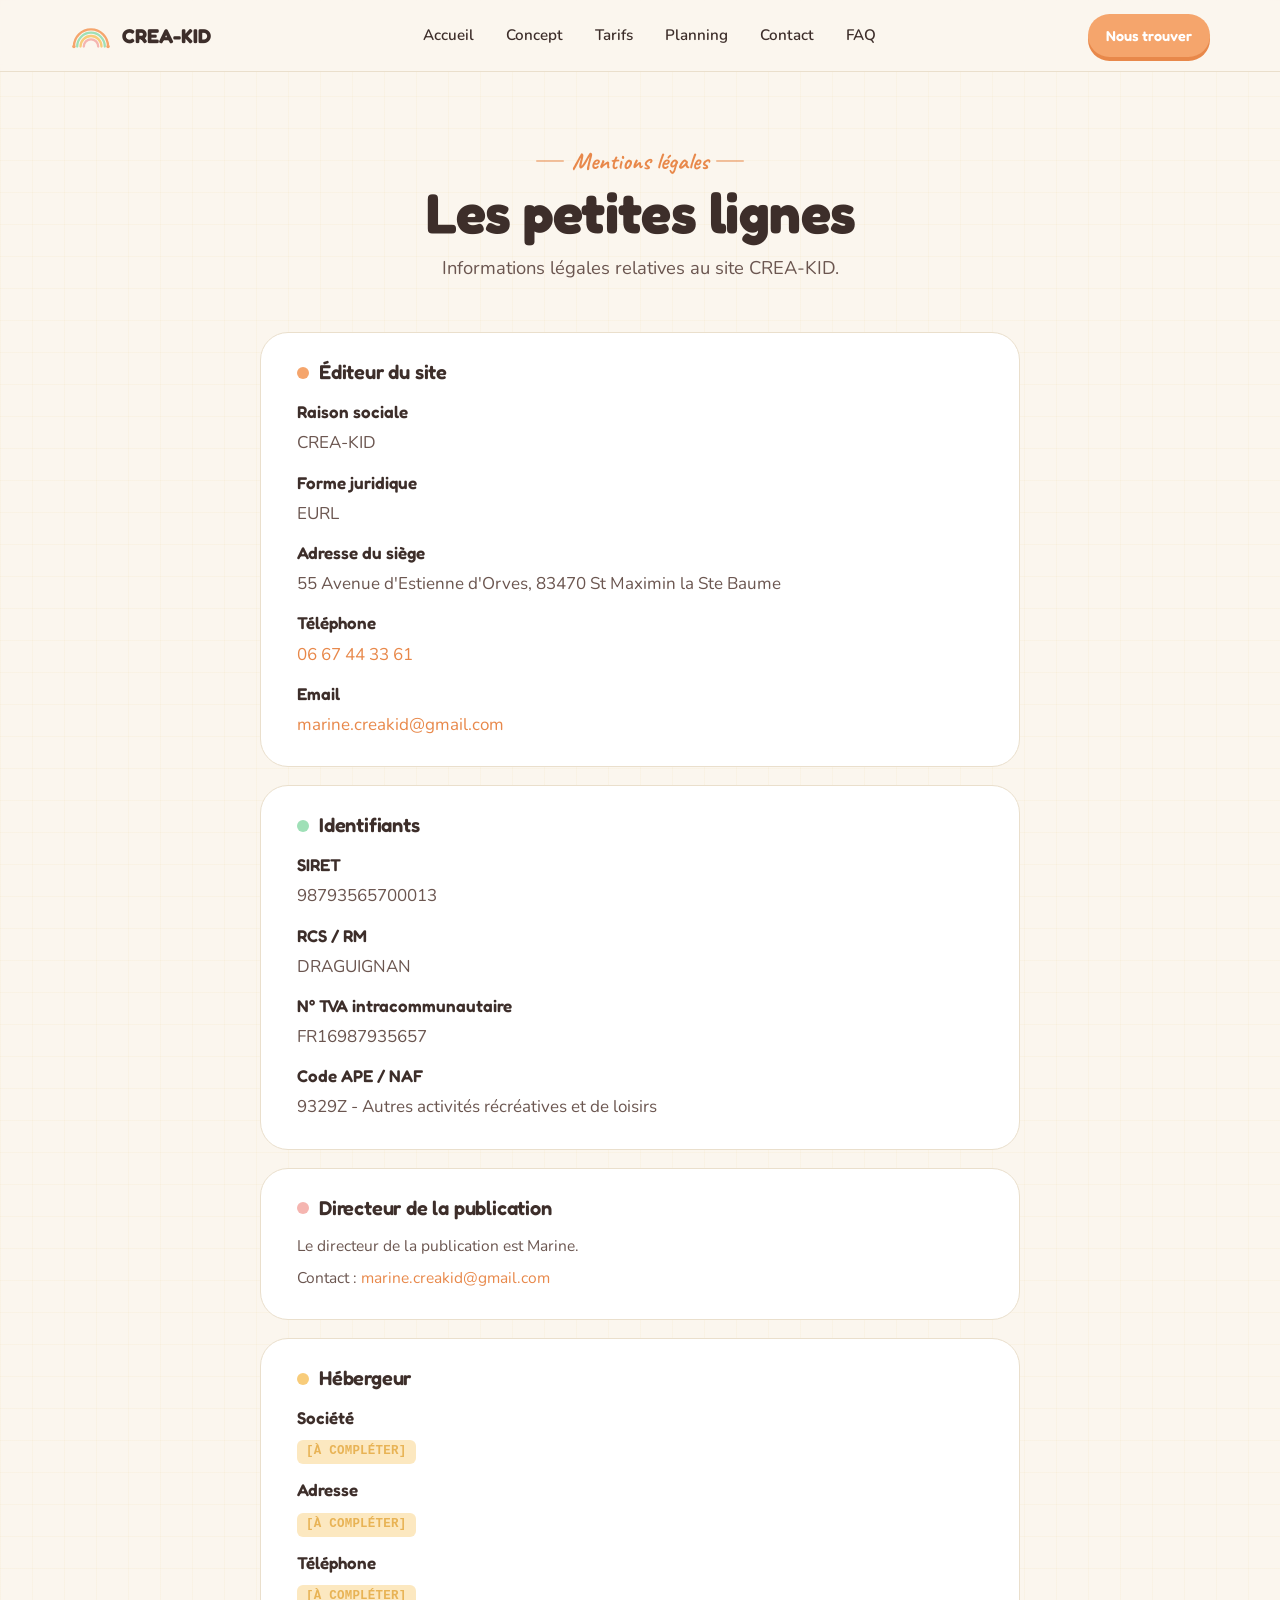
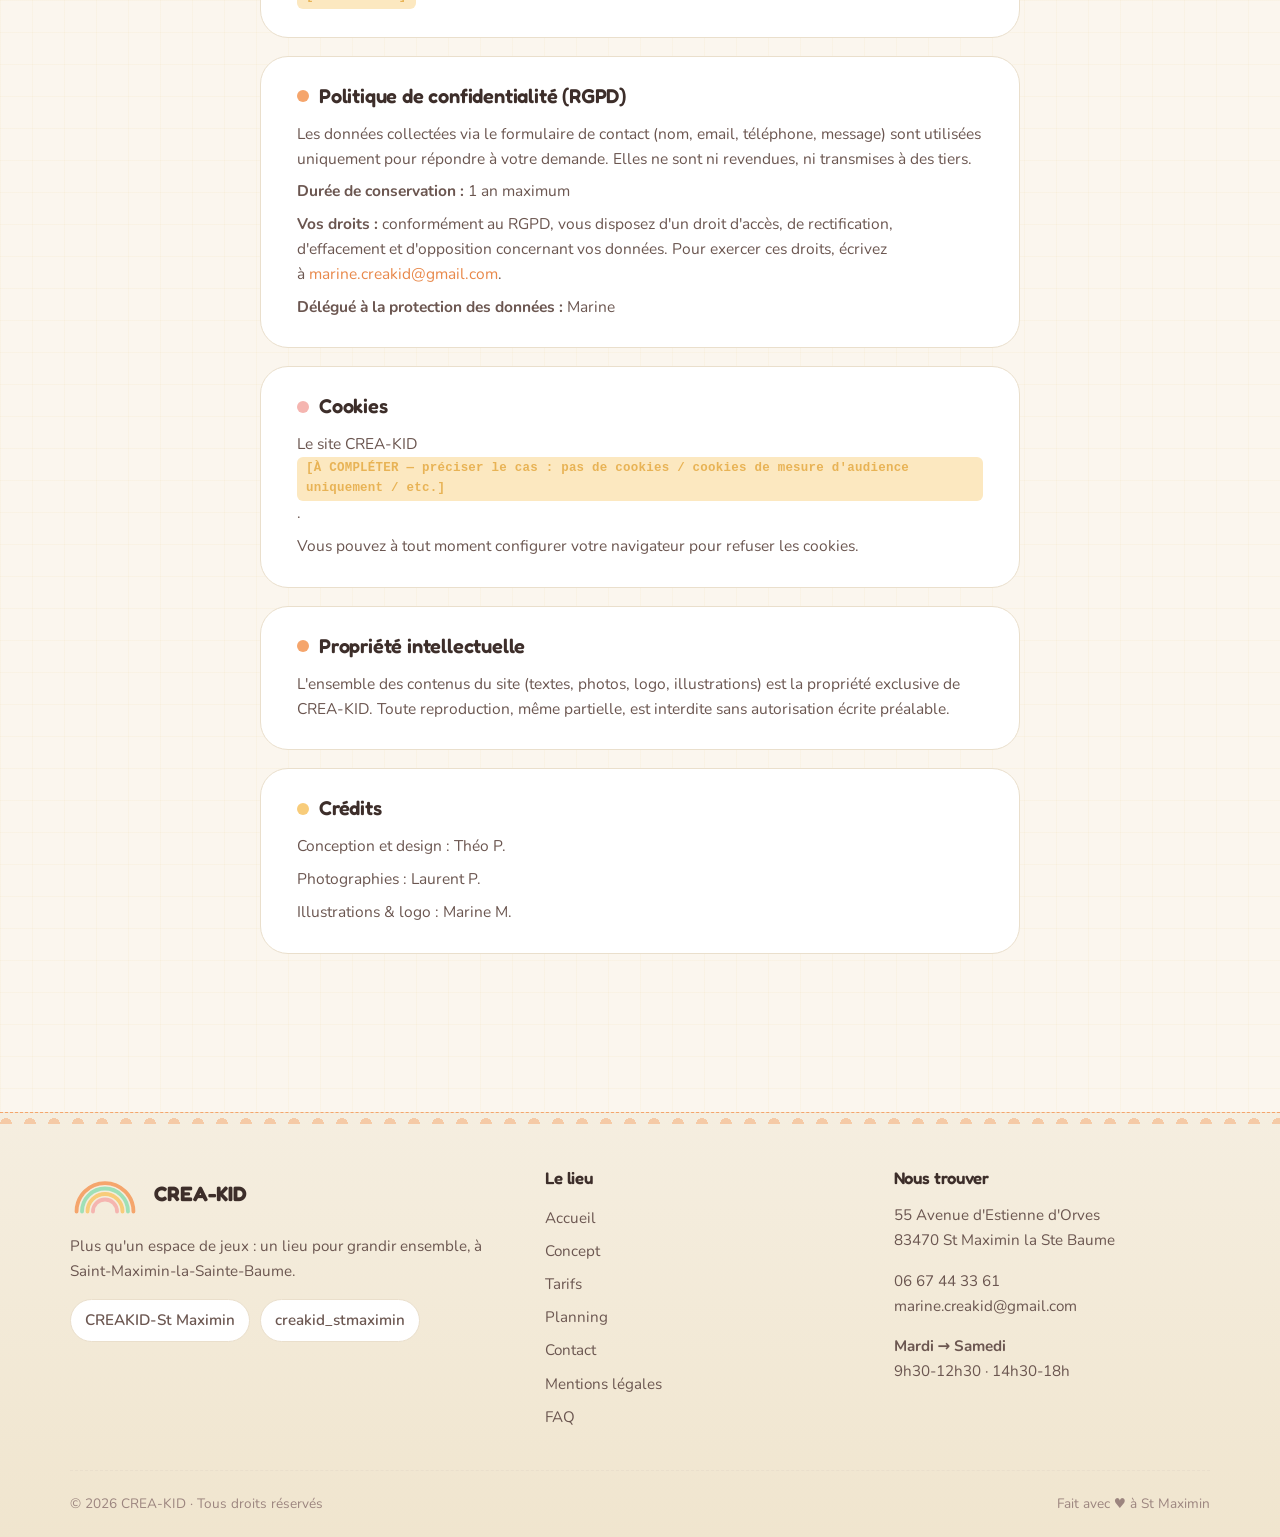
<file: mentions-legales.html>
<!doctype html>
<html lang="fr">
<head>
  <!-- Google tag (gtag.js) -->
<script async src="https://www.googletagmanager.com/gtag/js?id=G-5876QYMJ3K"></script>
<script>
  window.dataLayer = window.dataLayer || [];
  function gtag(){dataLayer.push(arguments);}
  gtag('js', new Date());

  gtag('config', 'G-5876QYMJ3K');
</script>
<meta charset="utf-8">
<title>Mentions légales — CREA-KID</title>
<meta name="viewport" content="width=device-width, initial-scale=1">
<meta name="description" content="Mentions légales de CREA-KID — Centre d'activités pour enfants 0-6 ans à Saint-Maximin-la-Sainte-Baume. Informations légales, RGPD et politique de confidentialité.">
<meta name="keywords" content="mentions légales CREA-KID, RGPD, politique confidentialité, centre activités enfants Saint-Maximin">
<meta name="author" content="CREA-KID">
<meta name="theme-color" content="#F5A56C">
<link rel="icon" href="assets/logo-creakid-small.png" type="image/png">
<!-- Open Graph -->
<meta property="og:title" content="Mentions légales — CREA-KID Saint-Maximin">
<meta property="og:description" content="Mentions légales de CREA-KID, centre d'activités pour enfants 0-6 ans à Saint-Maximin-la-Sainte-Baume.">
<meta property="og:image" content="https://creakid.fr/assets/logo-creakid.png">
<meta property="og:url" content="https://creakid.fr/mentions-legales.html">
<meta property="og:type" content="website">
<meta property="og:locale" content="fr_FR">
<meta property="og:site_name" content="CREA-KID">
<!-- Twitter Card -->
<meta name="twitter:card" content="summary_large_image">
<meta name="twitter:title" content="Mentions légales — CREA-KID Saint-Maximin">
<meta name="twitter:description" content="Mentions légales de CREA-KID, centre d'activités pour enfants 0-6 ans à Saint-Maximin-la-Sainte-Baume.">
<meta name="twitter:image" content="https://creakid.fr/assets/logo-creakid.png">
<link rel="preconnect" href="https://fonts.googleapis.com">
<link rel="preconnect" href="https://fonts.gstatic.com" crossorigin>
<link rel="stylesheet" href="style.css">
<style>
  .legal-wrap {
    max-width: 760px;
    margin: 0 auto;
  }
  .legal-section {
    background: var(--paper);
    border-radius: var(--r-lg);
    padding: 28px clamp(22px, 4vw, 36px);
    margin-bottom: 18px;
    border: 1px solid var(--line);
  }
  .legal-section h2 {
    font-size: 1.25rem;
    margin: 0 0 14px;
    display: flex;
    align-items: center;
    gap: 10px;
  }
  .legal-section h2::before {
    content: "";
    width: 12px; height: 12px;
    border-radius: 50%;
    background: var(--peach);
    display: inline-block;
  }
  .legal-section:nth-child(2n) h2::before { background: var(--mint); }
  .legal-section:nth-child(3n) h2::before { background: var(--coral); }
  .legal-section:nth-child(4n) h2::before { background: var(--gold); }

  .legal-section p { margin: 0 0 8px; color: var(--ink-soft); font-size: 0.97rem; }
  .legal-section p:last-child { margin-bottom: 0; }
  .legal-section dl { margin: 0; }
  .legal-section dt {
    font-family: var(--font-display);
    font-weight: 600;
    color: var(--ink);
    margin-top: 12px;
  }
  .legal-section dt:first-child { margin-top: 0; }
  .legal-section dd { margin: 4px 0 0 0; color: var(--ink-soft); }

  .todo {
    display: inline-block;
    padding: 2px 9px;
    background: var(--gold-soft);
    color: var(--gold-deep);
    border-radius: 6px;
    font-family: ui-monospace, monospace;
    font-size: 0.78rem;
    font-weight: 700;
    letter-spacing: 0.02em;
  }
</style>
</head>
<body>

<header class="topbar">
  <div class="topbar-inner">
    <a class="brand" href="index.html"><svg class="brand-mark" viewBox="0 0 64 44"><path d="M6 38 A26 26 0 0 1 58 38" fill="none" stroke="#F5A56C" stroke-width="3.5" stroke-linecap="round"/><path d="M11 38 A21 21 0 0 1 53 38" fill="none" stroke="#9FE0B7" stroke-width="3.5" stroke-linecap="round"/><path d="M16 38 A16 16 0 0 1 48 38" fill="none" stroke="#F8CC7A" stroke-width="3.5" stroke-linecap="round"/><path d="M21 38 A11 11 0 0 1 43 38" fill="none" stroke="#F5B5B0" stroke-width="3.5" stroke-linecap="round"/><circle cx="6" cy="38" r="2.6" fill="#F5A56C"/><circle cx="58" cy="38" r="2.6" fill="#F5A56C"/></svg><span>CREA-KID</span></a>
    <nav class="nav-links">
      <a href="index.html">Accueil</a>
      <a href="concept.html">Concept</a>
      <a href="tarifs.html">Tarifs</a>
      <a href="planning.html">Planning</a>
      <a href="contact.html">Contact</a>
      <a href="FAQ.html">FAQ</a>
    </nav>
    <a class="btn btn-primary btn-sm nav-cta" href="https://www.google.com/maps/search/?api=1&query=CREA-KID+55+Avenue+d%27Estienne+d%27Orves+83470+Saint-Maximin-la-Sainte-Baume" target="_blank" rel="noopener noreferrer">Nous trouver</a>
    <button class="menu-btn" onclick="document.getElementById('mnav').classList.toggle('open')"><svg width="22" height="22" viewBox="0 0 24 24" fill="none" stroke="currentColor" stroke-width="2.4" stroke-linecap="round"><path d="M4 7h16M4 12h16M4 17h16"/></svg></button>
  </div>
  <nav id="mnav" class="mobile-nav">
    <a href="index.html">Accueil</a>
    <a href="concept.html">Concept</a>
    <a href="tarifs.html">Tarifs</a>
    <a href="planning.html">Planning</a>
    <a href="contact.html">Contact</a>
    <a href="mentions-legales.html" class="active">Mentions légales</a>
    <a href="FAQ.html">FAQ</a>
  </nav>
</header>

<main>

<div class="page-hero">
  <div class="container">
    <span class="eyebrow">Mentions légales</span>
    <h1>Les petites lignes</h1>
    <p class="subtitle">Informations légales relatives au site CREA-KID.</p>
  </div>
</div>

<section style="padding-top: 0; padding-bottom: 80px;">
  <div class="container">
    <div class="legal-wrap">

      <article class="legal-section">
        <h2>Éditeur du site</h2>
        <dl>
          <dt>Raison sociale</dt>
          <dd>CREA-KID</dd>
          <dt>Forme juridique</dt>
          <dd>EURL</dd>
          <dt>Adresse du siège</dt>
          <dd>55 Avenue d'Estienne d'Orves, 83470 St Maximin la Ste Baume</dd>
          <dt>Téléphone</dt>
          <dd><a href="tel:0667443361">06 67 44 33 61</a></dd>
          <dt>Email</dt>
          <dd><a href="mailto:marine.creakid@gmail.com">marine.creakid@gmail.com</a></dd>
        </dl>
      </article>

      <article class="legal-section">
        <h2>Identifiants</h2>
        <dl>
          <dt>SIRET</dt>
          <dd>98793565700013</dd>
          <dt>RCS / RM</dt>
          <dd>DRAGUIGNAN</dd>
          <dt>N° TVA intracommunautaire</dt>
          <dd>FR16987935657</dd>
          <dt>Code APE / NAF</dt>
          <dd>9329Z - Autres activités récréatives et de loisirs</dd>
        </dl>
      </article>

      <article class="legal-section">
        <h2>Directeur de la publication</h2>
        <p>Le directeur de la publication est Marine.</p>
        <p>Contact : <a href="mailto:marine.creakid@gmail.com">marine.creakid@gmail.com</a></p>
      </article>

      <article class="legal-section">
        <h2>Hébergeur</h2>
        <dl>
          <dt>Société</dt>
          <dd><span class="todo">[À COMPLÉTER]</span></dd>
          <dt>Adresse</dt>
          <dd><span class="todo">[À COMPLÉTER]</span></dd>
          <dt>Téléphone</dt>
          <dd><span class="todo">[À COMPLÉTER]</span></dd>
        </dl>
      </article>

      <article class="legal-section">
        <h2>Politique de confidentialité (RGPD)</h2>
        <p>Les données collectées via le formulaire de contact (nom, email, téléphone, message) sont utilisées uniquement pour répondre à votre demande. Elles ne sont ni revendues, ni transmises à des tiers.</p>
        <p><strong>Durée de conservation :</strong> 1 an maximum</span></p>
        <p><strong>Vos droits :</strong> conformément au RGPD, vous disposez d'un droit d'accès, de rectification, d'effacement et d'opposition concernant vos données. Pour exercer ces droits, écrivez à <a href="mailto:marine.creakid@gmail.com">marine.creakid@gmail.com</a>.</p>
        <p><strong>Délégué à la protection des données :</strong> Marine</p>
      </article>

      <article class="legal-section">
        <h2>Cookies</h2>
        <p>Le site CREA-KID <span class="todo">[À COMPLÉTER — préciser le cas : pas de cookies / cookies de mesure d'audience uniquement / etc.]</span>.</p>
        <p>Vous pouvez à tout moment configurer votre navigateur pour refuser les cookies.</p>
      </article>

      <article class="legal-section">
        <h2>Propriété intellectuelle</h2>
        <p>L'ensemble des contenus du site (textes, photos, logo, illustrations) est la propriété exclusive de CREA-KID. Toute reproduction, même partielle, est interdite sans autorisation écrite préalable.</p>
      </article>

      <article class="legal-section">
        <h2>Crédits</h2>
        <p>Conception et design : Théo P.</p>
        <p>Photographies : Laurent P.</p>
        <p>Illustrations & logo : Marine M.</p>
      </article>

    </div>
  </div>
</section>

</main>

<footer class="site-footer">
  <div class="container">
    <div class="footer-grid">
      <div>
        <div class="footer-brand">
          <svg class="footer-brand-mark" viewBox="0 0 64 44"><path d="M6 38 A26 26 0 0 1 58 38" fill="none" stroke="#F5A56C" stroke-width="3.5" stroke-linecap="round"/><path d="M11 38 A21 21 0 0 1 53 38" fill="none" stroke="#9FE0B7" stroke-width="3.5" stroke-linecap="round"/><path d="M16 38 A16 16 0 0 1 48 38" fill="none" stroke="#F8CC7A" stroke-width="3.5" stroke-linecap="round"/><path d="M21 38 A11 11 0 0 1 43 38" fill="none" stroke="#F5B5B0" stroke-width="3.5" stroke-linecap="round"/></svg>
          <strong>CREA-KID</strong>
        </div>
        <p>Plus qu'un espace de jeux : un lieu pour grandir ensemble, à Saint-Maximin-la-Sainte-Baume.</p>
        <div class="socials">
          <!-- TODO: vérifier l'URL Facebook exacte avec Marine -->
          <a class="social-pill" href="https://facebook.com/CREAKID-St-Maximin" target="_blank" rel="noopener" aria-label="Retrouvez-nous sur Facebook (nouvelle fenêtre)">CREAKID-St Maximin</a>
          <a class="social-pill" href="https://instagram.com/creakid_stmaximin" target="_blank" rel="noopener" aria-label="Retrouvez-nous sur Instagram (nouvelle fenêtre)">creakid_stmaximin</a>
        </div>
      </div>
      <div>
        <h4>Le lieu</h4>
        <ul>
          <li><a href="index.html">Accueil</a></li>
          <li><a href="concept.html">Concept</a></li>
          <li><a href="tarifs.html">Tarifs</a></li>
          <li><a href="planning.html">Planning</a></li>
          <li><a href="contact.html">Contact</a></li>
          <li><a href="mentions-legales.html">Mentions légales</a></li>
          <li><a href="FAQ.html">FAQ</a></li>
        </ul>
      </div>
      <div>
        <h4>Nous trouver</h4>
        <p>55 Avenue d'Estienne d'Orves<br>83470 St Maximin la Ste Baume</p>
        <p style="margin-top:10px;"><a href="tel:0667443361">06 67 44 33 61</a><br><a href="mailto:marine.creakid@gmail.com">marine.creakid@gmail.com</a></p>
        <p style="margin-top:10px;"><strong>Mardi → Samedi</strong><br>9h30-12h30 · 14h30-18h</p>
      </div>
    </div>
    <div class="footer-base">
      <span>© 2026 CREA-KID · Tous droits réservés</span>
      <span>Fait avec ♥ à St Maximin</span>
    </div>
  </div>
</footer>
</body>
</html>
</file>
<file: style.css>
/* =========================================================
   CRÉA-KID — Design system
   Pastels chaleureux + fond crème + arcs-en-ciel
   Mobile-first, accueillant, lisible
   ========================================================= */

@import url('https://fonts.googleapis.com/css2?family=Fredoka:wght@400;500;600;700&family=Caveat:wght@400;600;700&family=Nunito:wght@400;500;600;700&display=swap');

:root {
  /* Palette — pastels chaleureux */
  --peach:        #F5A56C;
  --peach-soft:   #FBD9BD;
  --peach-deep:   #E8884A;
  --coral:        #F5B5B0;
  --coral-soft:   #FBE0DD;
  --coral-deep:   #E8918B;
  --mint:         #9FE0B7;
  --mint-soft:    #D9F2E2;
  --mint-deep:    #6FC68E;
  --gold:         #F8CC7A;
  --gold-soft:    #FCE8C0;
  --gold-deep:    #E8B355;

  /* Neutrals — fond crème chaud */
  --cream:        #FBF6EE;
  --cream-warm:   #F5EEE0;
  --paper:        #FFFFFF;
  --ink:          #3D2E2A;       /* texte principal — brun chaud */
  --ink-soft:     #6B5650;       /* secondaire */
  --ink-mute:     #9C857F;       /* tertiaire */
  --line:         #EADFCC;

  /* Effects */
  --r-sm: 12px;
  --r-md: 18px;
  --r-lg: 28px;
  --r-xl: 40px;
  --shadow-sm: 0 2px 6px rgba(61,46,42,0.06);
  --shadow-md: 0 6px 20px rgba(61,46,42,0.08);
  --shadow-warm: 0 10px 30px rgba(232,136,74,0.18);

  /* Type */
  --font-display: 'Fredoka', system-ui, sans-serif;
  --font-script: 'Caveat', cursive;
  --font-body: 'Nunito', system-ui, sans-serif;
}

* { box-sizing: border-box; }

html { scroll-behavior: smooth; }

body {
  margin: 0;
  font-family: var(--font-body);
  font-size: 17px;
  line-height: 1.6;
  color: var(--ink);
  background: var(--cream);
  /* Quadrillage subtil */
  background-image:
    linear-gradient(to right, rgba(232,179,85,0.06) 1px, transparent 1px),
    linear-gradient(to bottom, rgba(232,179,85,0.06) 1px, transparent 1px);
  background-size: 32px 32px;
  -webkit-font-smoothing: antialiased;
  text-rendering: optimizeLegibility;
}

img { max-width: 100%; display: block; }

a { color: var(--peach-deep); text-decoration: none; }
a:hover { text-decoration: underline; text-decoration-thickness: 2px; text-underline-offset: 3px; }

h1, h2, h3, h4 {
  font-family: var(--font-display);
  font-weight: 600;
  color: var(--ink);
  letter-spacing: -0.01em;
  line-height: 1.15;
  margin: 0 0 0.5em;
  text-wrap: balance;
}

h1 { font-size: clamp(2rem, 6vw, 3.5rem); font-weight: 700; }
h2 { font-size: clamp(1.6rem, 4.5vw, 2.5rem); }
h3 { font-size: clamp(1.2rem, 3vw, 1.5rem); }
p  { text-wrap: pretty; }

.script {
  font-family: var(--font-script);
  font-weight: 600;
  color: var(--peach-deep);
}

/* =========================================================
   Layout
   ========================================================= */
.container {
  width: 100%;
  max-width: 1180px;
  margin-inline: auto;
  padding-inline: 20px;
}

section { padding-block: clamp(48px, 8vw, 96px); }

/* =========================================================
   Topbar
   ========================================================= */
.topbar {
  position: sticky;
  top: 0;
  z-index: 50;
  background: color-mix(in oklab, var(--cream) 92%, transparent);
  backdrop-filter: blur(10px);
  -webkit-backdrop-filter: blur(10px);
  border-bottom: 1px solid var(--line);
}

.topbar-inner {
  display: flex;
  align-items: center;
  justify-content: space-between;
  gap: 16px;
  padding: 14px 20px;
  max-width: 1180px;
  margin-inline: auto;
}

.brand {
  display: flex;
  align-items: center;
  gap: 10px;
  font-family: var(--font-display);
  font-weight: 700;
  font-size: 1.25rem;
  color: var(--ink);
  text-decoration: none;
}
.brand:hover { text-decoration: none; }

.brand-mark {
  width: 42px;
  height: 30px;
  flex-shrink: 0;
}

.nav-links {
  display: none;
  gap: 4px;
  align-items: center;
}

.nav-links a {
  display: inline-block;
  padding: 8px 14px;
  border-radius: 999px;
  color: var(--ink);
  font-weight: 600;
  font-size: 0.95rem;
  text-decoration: none;
  transition: background 0.18s, color 0.18s;
}
.nav-links a:hover { background: var(--peach-soft); color: var(--peach-deep); }
.nav-links a.active { background: var(--peach); color: white; }
.nav-links a.active:hover { background: var(--peach-deep); color: white; }

.nav-cta {
  display: none;
}

/* Tablette : bouton CTA visible, poussé à droite beside le hamburger */
@media (min-width: 768px) {
  .nav-cta { display: inline-flex; margin-left: auto; }
}

.menu-btn {
  display: inline-flex;
  align-items: center;
  justify-content: center;
  width: 44px;
  height: 44px;
  border: 1px solid var(--line);
  background: var(--paper);
  border-radius: 999px;
  cursor: pointer;
  color: var(--ink);
}

@media (min-width: 860px) {
  .nav-links { display: flex; }
  .menu-btn { display: none; }
  .nav-cta { margin-left: 0; }
}

/* Mobile drawer */
.mobile-nav {
  display: none;
  border-top: 1px solid var(--line);
  background: var(--paper);
  padding: 14px 20px 22px;
}
.mobile-nav.open { display: block; }
.mobile-nav a {
  display: block;
  padding: 12px 14px;
  border-radius: var(--r-sm);
  color: var(--ink);
  font-weight: 600;
  text-decoration: none;
}
.mobile-nav a:hover, .mobile-nav a.active { background: var(--peach-soft); color: var(--peach-deep); }

/* =========================================================
   Buttons
   ========================================================= */
.btn {
  display: inline-flex;
  align-items: center;
  justify-content: center;
  gap: 8px;
  padding: 14px 26px;
  font-family: var(--font-display);
  font-weight: 600;
  font-size: 1rem;
  border-radius: 999px;
  border: 0;
  cursor: pointer;
  text-decoration: none;
  transition: transform 0.15s ease, box-shadow 0.2s, background 0.2s;
  white-space: nowrap;
}
.btn:hover { text-decoration: none; transform: translateY(-2px); }
.btn:active { transform: translateY(0); }

.btn-primary {
  background: var(--peach);
  color: white;
  box-shadow: 0 6px 0 var(--peach-deep);
}
.btn-primary:hover { background: var(--peach-deep); box-shadow: 0 4px 0 var(--peach-deep); }

.btn-mint {
  background: var(--mint);
  color: #1a4a2e;
  box-shadow: 0 6px 0 var(--mint-deep);
}
.btn-mint:hover { background: var(--mint-deep); color: white; box-shadow: 0 4px 0 #4ea672; }

.btn-ghost {
  background: var(--paper);
  color: var(--ink);
  border: 2px solid var(--line);
  box-shadow: 0 4px 0 var(--line);
}
.btn-ghost:hover { border-color: var(--peach); color: var(--peach-deep); box-shadow: 0 4px 0 var(--peach); }

.btn-sm { padding: 10px 18px; font-size: 0.9rem; box-shadow: 0 4px 0 var(--peach-deep); }
.btn-sm.btn-mint { box-shadow: 0 4px 0 var(--mint-deep); }
.btn-sm.btn-ghost { box-shadow: 0 4px 0 var(--line); }

/* =========================================================
   Cards & badges
   ========================================================= */
.card {
  background: var(--paper);
  border-radius: var(--r-lg);
  padding: 28px;
  box-shadow: var(--shadow-sm);
  border: 1px solid var(--line);
}

.eyebrow {
  display: inline-flex;
  align-items: center;
  gap: 8px;
  font-family: var(--font-script);
  font-size: 1.5rem;
  color: var(--peach-deep);
  font-weight: 700;
}
.eyebrow::before, .eyebrow::after {
  content: "";
  width: 28px;
  height: 2px;
  background: currentColor;
  border-radius: 2px;
  opacity: 0.5;
}

.tag {
  display: inline-block;
  padding: 5px 12px;
  border-radius: 999px;
  font-size: 0.78rem;
  font-weight: 700;
  font-family: var(--font-display);
  background: var(--coral-soft);
  color: var(--coral-deep);
  letter-spacing: 0.02em;
}
.tag.tag-mint { background: var(--mint-soft); color: var(--mint-deep); }
.tag.tag-gold { background: var(--gold-soft); color: var(--gold-deep); }
.tag.tag-peach { background: var(--peach-soft); color: var(--peach-deep); }

/* =========================================================
   Footer
   ========================================================= */
.site-footer {
  margin-top: 60px;
  background: linear-gradient(180deg, var(--cream-warm), #F0E5CE);
  padding: 56px 0 28px;
  border-top: 1px dashed var(--peach);
  position: relative;
  overflow: hidden;
}

.site-footer::before {
  content: "";
  position: absolute;
  top: -1px;
  left: 0; right: 0;
  height: 12px;
  background:
    radial-gradient(circle at 6px 12px, var(--peach) 6px, transparent 6px) 0 0/24px 24px;
  opacity: 0.5;
}

.footer-grid {
  display: grid;
  gap: 32px;
  grid-template-columns: 1fr;
}
@media (min-width: 720px) {
  .footer-grid { grid-template-columns: 1.4fr 1fr 1fr; }
}

.footer-grid h4 {
  font-family: var(--font-display);
  font-size: 1.05rem;
  margin: 0 0 14px;
  color: var(--ink);
}
.footer-grid p, .footer-grid li, .footer-grid a {
  font-size: 0.95rem;
  color: var(--ink-soft);
  line-height: 1.65;
}
.footer-grid ul { padding: 0; margin: 0; list-style: none; }
.footer-grid li { padding: 4px 0; }
.footer-grid a { text-decoration: none; }
.footer-grid a:hover { color: var(--peach-deep); text-decoration: underline; }

.footer-brand {
  display: flex;
  align-items: center;
  gap: 14px;
  margin-bottom: 14px;
}
.footer-brand-mark { width: 70px; height: 50px; }
.footer-brand strong {
  font-family: var(--font-display);
  font-size: 1.3rem;
  color: var(--ink);
}

.socials {
  display: flex;
  gap: 10px;
  margin-top: 14px;
}
.social-pill {
  display: inline-flex;
  align-items: center;
  gap: 8px;
  padding: 8px 14px;
  border-radius: 999px;
  background: var(--paper);
  border: 1px solid var(--line);
  font-weight: 600;
  font-size: 0.9rem;
  color: var(--ink);
  text-decoration: none;
}
.social-pill:hover { border-color: var(--peach); color: var(--peach-deep); text-decoration: none; }

.footer-base {
  margin-top: 36px;
  padding-top: 22px;
  border-top: 1px dashed var(--line);
  display: flex;
  flex-wrap: wrap;
  gap: 12px;
  justify-content: space-between;
  align-items: center;
  font-size: 0.85rem;
  color: var(--ink-mute);
}
.footer-base .heart { color: var(--coral-deep); }

/* =========================================================
   Decorative SVGs (used as ::before/::after via inline)
   ========================================================= */
.deco-row {
  display: flex;
  align-items: center;
  justify-content: center;
  gap: 12px;
  margin: 10px 0 18px;
}

/* Page section header */
.section-head {
  text-align: center;
  margin-bottom: 40px;
}
.section-head .eyebrow { margin-bottom: 8px; }

/* =========================================================
   Generic helpers
   ========================================================= */
.text-center { text-align: center; }
.flow > * + * { margin-top: 1em; }
.muted { color: var(--ink-soft); }

/* Placeholder image — striped */
.ph {
  position: relative;
  border-radius: var(--r-md);
  overflow: hidden;
  background:
    repeating-linear-gradient(45deg,
      var(--cream-warm) 0 14px,
      var(--paper) 14px 28px);
  border: 1px dashed var(--line);
  display: flex;
  align-items: center;
  justify-content: center;
  text-align: center;
  font-family: ui-monospace, SFMono-Regular, monospace;
  font-size: 0.78rem;
  color: var(--ink-mute);
  padding: 20px;
}

/* Page hero spacer */
.page-hero {
  padding-top: clamp(40px, 6vw, 70px);
  padding-bottom: clamp(28px, 5vw, 50px);
  text-align: center;
}
.page-hero h1 { margin-bottom: 8px; }
.page-hero .subtitle {
  color: var(--ink-soft);
  font-size: clamp(1rem, 2.2vw, 1.15rem);
  max-width: 640px;
  margin: 0 auto;
}

/* Inline rainbow header decoration */
.mini-rainbow {
  display: inline-block;
  height: 22px;
}

/* =========================================================
   Home gallery carousel wrap (index.html)
   ========================================================= */
.home-carousel-wrap {
  border-radius: var(--r-lg);
  overflow: hidden;
  aspect-ratio: 16/9;
  box-shadow: var(--shadow-md);
  border: 1px solid var(--line);
  margin-top: 28px;
}

/* =========================================================
   Section avis — Trustindex widget (index.html)
   ========================================================= */
.section-avis {
  background: var(--paper);
  border-top: 1px dashed var(--line);
  border-bottom: 1px dashed var(--line);
}

.avis-widget {
  max-width: 1200px;
  margin: 32px auto 0;
  min-height: 56px;
  position: relative;
}

.avis-loading {
  text-align: center;
  color: var(--ink-mute);
  font-size: 0.9rem;
  padding: 20px 0 4px;
  margin: 0;
}

.avis-fallback {
  text-align: center;
  padding: 12px 0 4px;
}
.avis-fallback p {
  color: var(--ink-soft);
  margin: 0 0 16px;
}

/* =========================================================
   Carousel — Aire de Jeux (concept.html)
   ========================================================= */
.carousel {
  position: relative;
  width: 100%;
  height: 100%;
}

.carousel-track {
  display: flex;
  width: 100%;
  height: 100%;
  transition: transform 0.42s cubic-bezier(0.4, 0, 0.2, 1);
  will-change: transform;
}

.carousel-slide {
  flex: 0 0 100%;
  width: 100%;
  height: 100%;
}

.carousel-slide picture,
.carousel-slide img {
  width: 100%;
  height: 100%;
  object-fit: cover;
  display: block;
}

.carousel-btn {
  position: absolute;
  top: 50%;
  transform: translateY(-50%);
  width: 38px;
  height: 38px;
  border-radius: 50%;
  background: rgba(255, 255, 255, 0.9);
  border: 1px solid rgba(234, 223, 204, 0.7);
  box-shadow: 0 3px 10px rgba(61, 46, 42, 0.14);
  display: grid;
  place-items: center;
  cursor: pointer;
  color: var(--ink);
  transition: background 0.18s, transform 0.2s, box-shadow 0.18s, color 0.18s;
  z-index: 2;
  padding: 0;
}
.carousel-btn:hover {
  background: var(--peach-soft);
  color: var(--peach-deep);
  box-shadow: 0 4px 14px rgba(232, 136, 74, 0.28);
  transform: translateY(-50%) scale(1.1);
}
.carousel-btn:active { transform: translateY(-50%) scale(0.95); }
.carousel-btn:focus-visible {
  outline: 2px solid var(--peach);
  outline-offset: 2px;
}

.carousel-prev { left: 10px; }
.carousel-next { right: 10px; }

.carousel-dots {
  position: absolute;
  bottom: 10px;
  left: 50%;
  transform: translateX(-50%);
  display: flex;
  gap: 7px;
  z-index: 2;
  padding: 0;
}

.carousel-dot {
  width: 8px;
  height: 8px;
  border-radius: 50%;
  background: rgba(255, 255, 255, 0.5);
  border: 0;
  cursor: pointer;
  padding: 0;
  transition: background 0.22s, transform 0.22s;
  flex-shrink: 0;
}
.carousel-dot.active,
.carousel-dot[aria-selected="true"] {
  background: var(--peach);
  transform: scale(1.35);
}
.carousel-dot:hover:not(.active) { background: rgba(255, 255, 255, 0.82); }
.carousel-dot:focus-visible {
  outline: 2px solid var(--peach);
  outline-offset: 2px;
}
</file>
